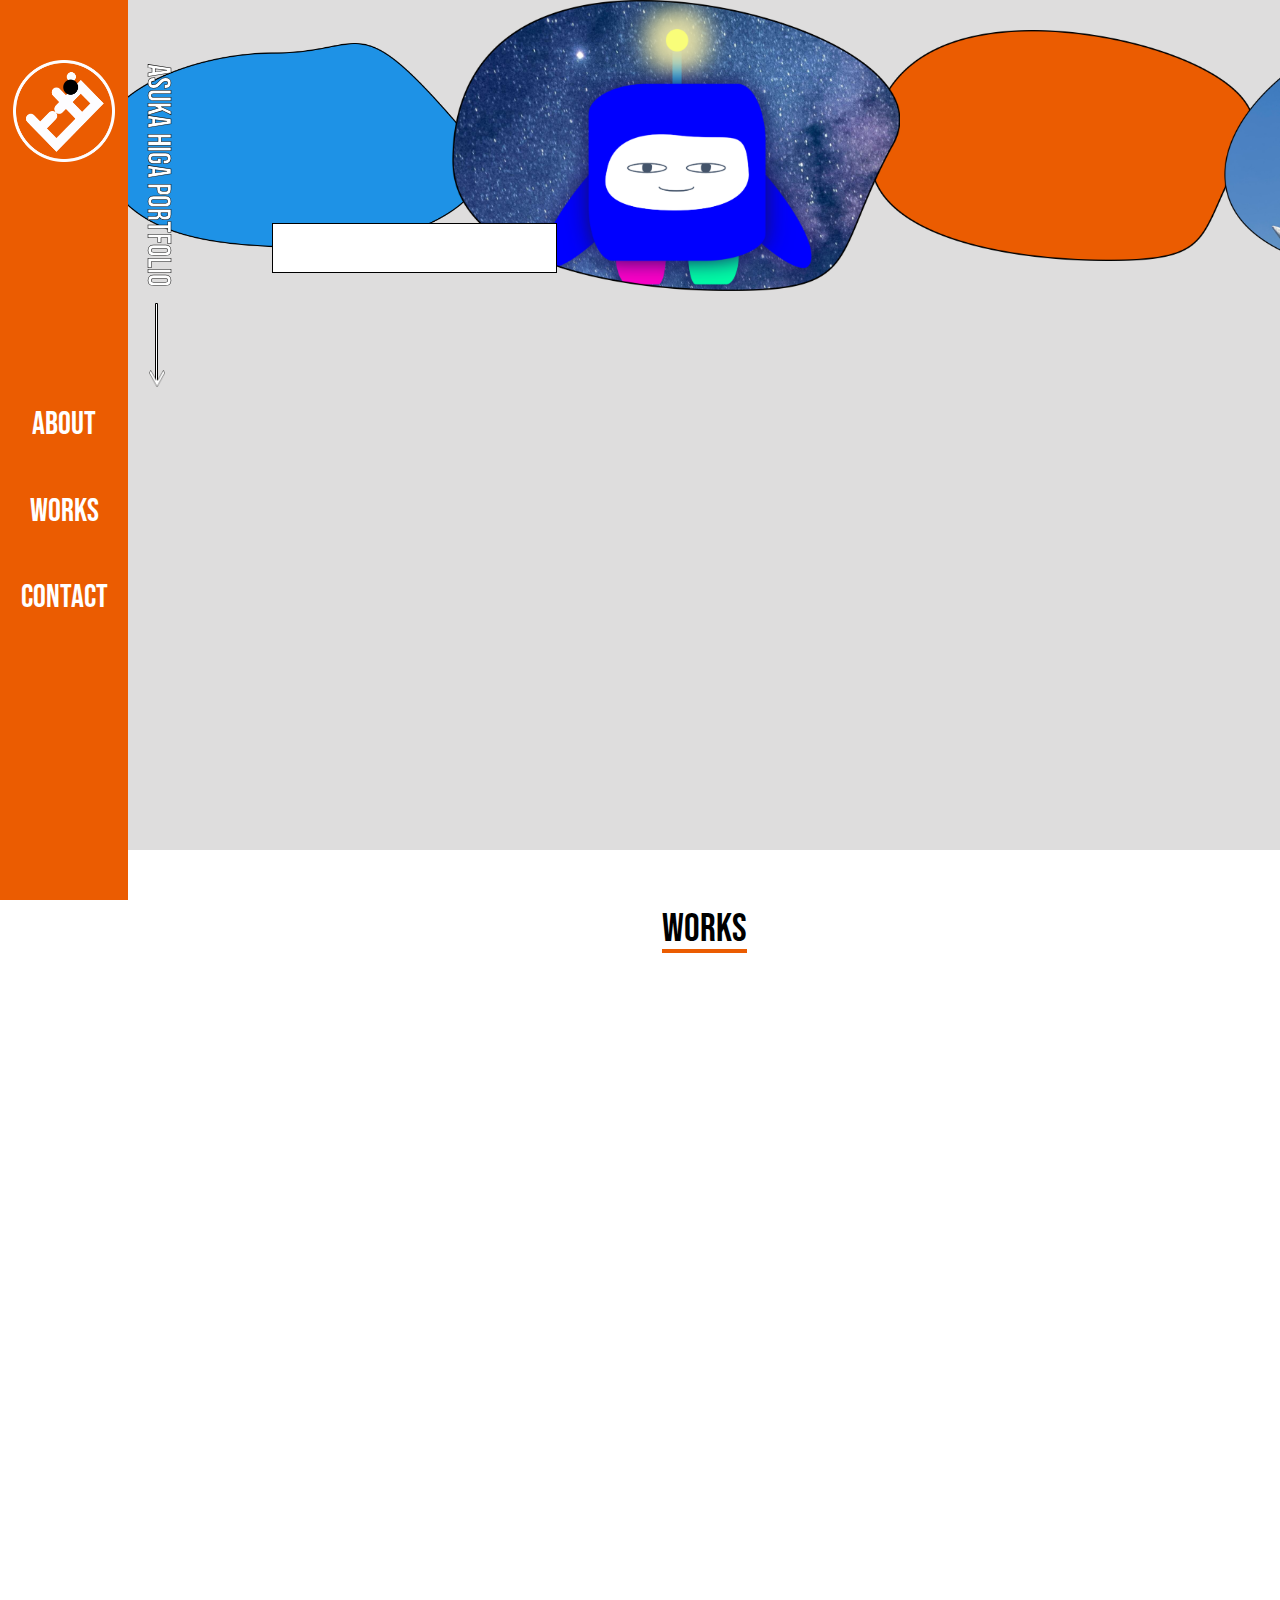
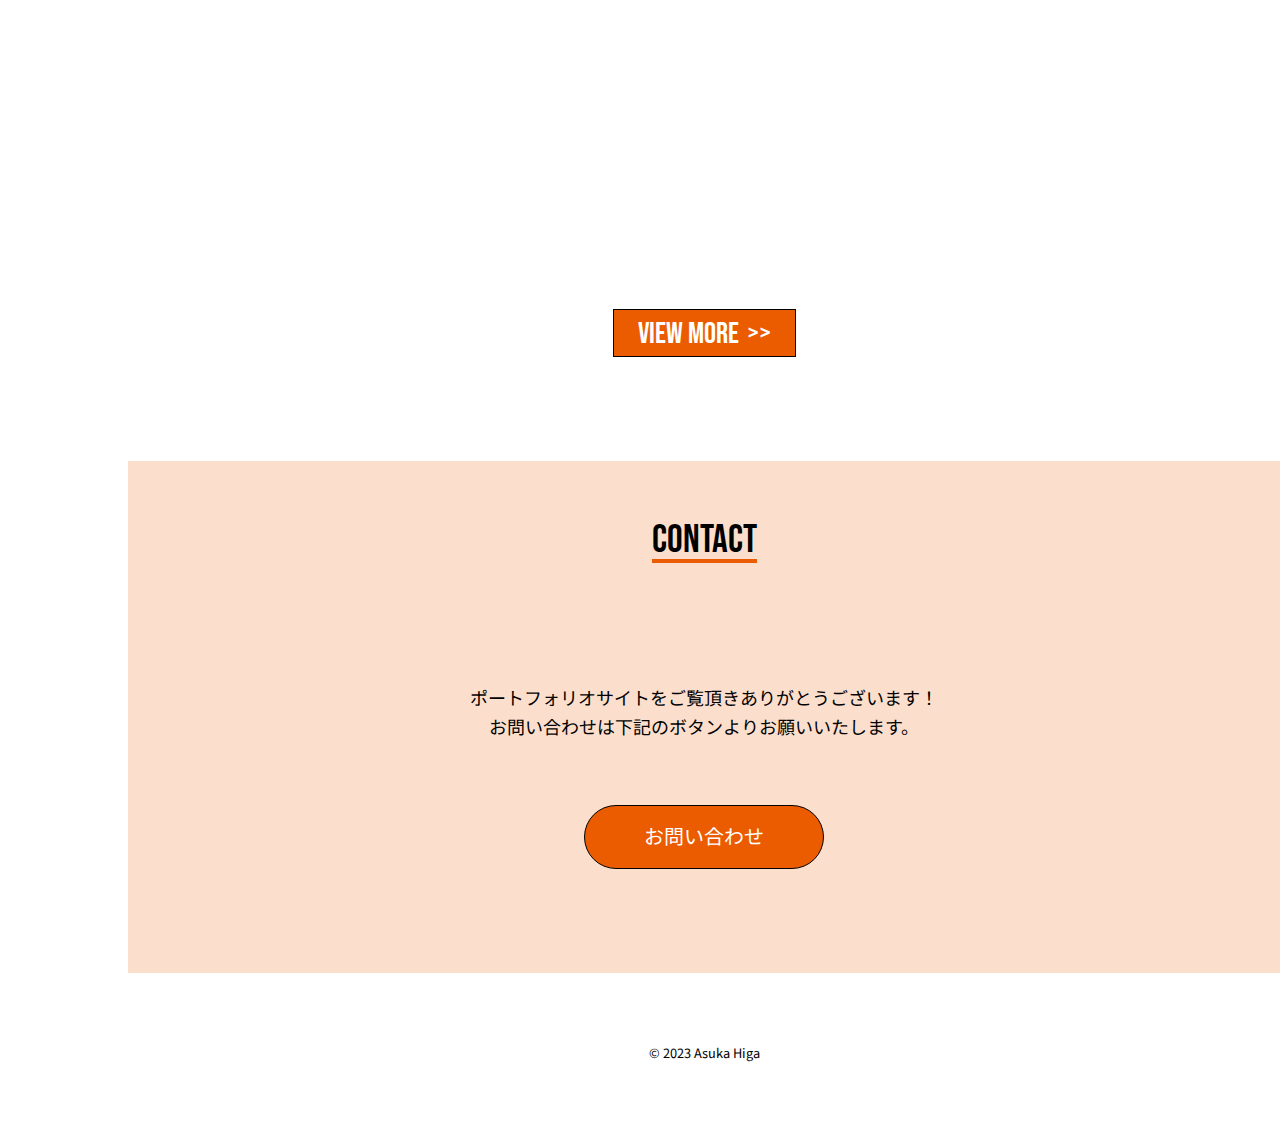
<file: index.html>
<!DOCTYPE html>
<html lang="ja">

<head>
  <meta charset="UTF-8">
  <meta name="viewport" content="width=device-width, initial-scale=1.0">
  <title>Asuka Higa Portfolio | TOP</title>
  <meta name="description" content="コーダー・マークアップエンジニア・フロントエンドエンジニアを目指す、比嘉明日香のポートフォリオサイトです。">
  <link rel="stylesheet" href="css/destyle.css">
  <link rel="stylesheet" href="css/style.css">
  <link rel="preconnect" href="https://fonts.googleapis.com">
  <link rel="preconnect" href="https://fonts.gstatic.com" crossorigin>
  <link href="https://fonts.googleapis.com/css2?family=Bebas+Neue&family=Inter&family=Noto+Sans+JP&display=swap"
    rel="stylesheet">
  <script src="js/jquery-3.7.1.min.js"></script>
  <script src="js/jquery.easing.1.3.js"></script>
  <link rel="icon" href="img/favicon.ico">
</head>

<body id="index-page">
  <!-- headerとmainで2カラムを作成するためのdiv -->
  <div class="container_header-main">

    <!-- header -->
    <header class="header font2">
      <div class="container_logo-h1-hamburger-menu">
        <a href="index.html">
          <img src="img/logo.png" alt="サイトのロゴマーク" class="logo">
        </a>
        <!-- h1 画面左端でスクロールに追従 -->
        <div class="container_h1">
          <h1 class="main-title font2">ASUKA HIGA PORTFOLIO</h1>
          <div class="main-arrow"></div>
          <img src="img/arrow.png" alt="矢印の先の画像" class="main-arrow-img">
        </div><!-- /.container_h1 -->
        <div class="hamburger-icon">
          <span class="hamburger-icon-dots1"></span>
          <span class="hamburger-icon-dots2"></span>
        </div>
      </div><!-- /.container_logo-h1-hamburger-menu -->
      <nav class="header-nav">
        <ul class="header-nav-list">
          <li class="header-nav-item"><a href="about.html">ABOUT</a></li>
          <li class="header-nav-item"><a href="works.html">WORKS</a></li>
          <li class="header-nav-item"><a href="contact.html">CONTACT</a></li>
        </ul>
      </nav>
    </header>

    <!-- mainとfooterを内包するdiv -->
    <div class="container_main-footer">

      <!-- main -->
      <main class="main">

        <!-- about section -->
        <section class="about-section">
          <h2 class="about-title h2 font2">ABOUT</h2>

          <div class="container_firstview">
            <div class="firstview-imgs">
              <img src="img/blue.png" alt="装飾1" class="firstview-blue firstview-img">
              <img src="img/firstview1.png" alt="制作したサイトの画像(My Alien Generator)" class="firstview-img1 firstview-img">
              <img src="img/orange.png" alt="装飾2" class="firstview-orange firstview-img">
              <img src="img/firstview2.png" alt="プロフィール写真" class="firstview-img2 firstview-img">
              <img src="img/blue.png" alt="装飾1" class="firstview-blue firstview-img">

              <img src="img/firstview3.png" alt="制作したサイトの画像（エンジニアねこ おこげ）" class="firstview-img3 firstview-img">
            </div>

            <div class="firstview-imgs">
              <img src="img/orange.png" alt="装飾2" class="firstview-orange firstview-img">
              <img src="img/firstview1.png" alt="制作したサイトの画像(My Alien Generator)" class="firstview-img1 firstview-img">
              <img src="img/blue.png" alt="装飾1" class="firstview-blue firstview-img">
              <img src="img/firstview2.png" alt="プロフィール写真" class="firstview-img2 firstview-img">
              <img src="img/orange.png" alt="装飾2" class="firstview-orange firstview-img">
              <img src="img/firstview3.png" alt="制作したサイトの画像（エンジニアねこ おこげ）" class="firstview-img3 firstview-img">
            </div>
          </div>




          <div class="container_about-texts contents">
            <div class="container_name">
              <p class="name_alphabet font2">ASUKA HIGA</p>
              <p class="name_kanji font3">比嘉 明日香</p>
            </div><!-- /.container_name -->
            <div class="container_self-introduction">
              <p class="self-introduction-text1">兵庫県在住、29歳。</p>
              <p class="self-introduction-text2">コーディングを仕事にすることを<br class="br-sp">目指して<br class="br-pc">日々勉強中です。</p>
            </div><!-- /.container_self-introduction -->
            <div class="container_viewmore">
              <a href="about.html">
                <p class="viewmore-text font2">VIEW MORE<span class="viewmore-arrow">&gt;&gt;</span></p>
              </a>
            </div><!-- /.container_viewmore -->
          </div><!-- /.container_about-texts -->
        </section>

        <!-- works section -->
        <section class="works-section section">
          <h2 class="works-title h2 font2">WORKS</h2>
          <div class="container_works-contents contents">

            <div class="works-content">

              <!-- label -->
              <div class="label-container">
                <div class="label-top"></div>
                <div class="label-inner">
                  <div class="label-pole"></div>
                  <div class="labels">
                    <div class="label-design-frame">
                      <p class="label-design-text">design</p>
                    </div>
                    <div class="label-coding-frame">
                      <p class="label-coding-text">coding</p>
                    </div>
                  </div>
                </div><!-- /.label-inner -->
              </div><!-- /.label-contaiiner -->

              <!-- img -->
              <a href="works-detail.html">
                <div class="container_works-content-img">
                  <img src="img/My-Alien-Generator.png" alt="作品１の画像" class="works-content-img">
                </div>
              </a>

              <!-- title -->
              <a href="">
                <p class="works-content-title">My Alien Generater</p>
              </a>
            </div>

            <div class="works-content">

              <!-- label -->
              <div class="label-container">
                <div class="label-top"></div>
                <div class="label-inner">
                  <div class="label-pole"></div>
                  <div class="labels">
                    <div class="label-design-frame">
                      <p class="label-design-text">design</p>
                    </div>
                    <div class="label-coding-frame">
                      <p class="label-coding-text">coding</p>
                    </div>
                  </div>
                </div><!-- /.label-inner -->
              </div><!-- /.label-contaiiner -->


              <!-- img -->
              <a href="works-detail.html">
                <div class="container_works-content-img">
                  <img src="img/My-Alien-Generator.png" alt="作品１の画像" class="works-content-img">
                </div>
              </a>

              <!-- title -->
              <a href="">
                <p class="works-content-title">My Alien Generater</p>
              </a>
            </div>

            <div class="works-content">

              <!-- label -->
              <div class="label-container">
                <div class="label-top"></div>
                <div class="label-inner">
                  <div class="label-pole"></div>
                  <div class="labels">
                    <div class="label-design-frame">
                      <p class="label-design-text">design</p>
                    </div>
                    <div class="label-coding-frame">
                      <p class="label-coding-text">coding</p>
                    </div>
                  </div>
                </div><!-- /.label-inner -->
              </div><!-- /.label-contaiiner -->

              <!-- img -->
              <a href="works-detail.html">
                <div class="container_works-content-img">
                  <img src="img/My-Alien-Generator.png" alt="作品１の画像" class="works-content-img">
                </div>
              </a>

              <!-- title -->
              <a href="">
                <p class="works-content-title">My Alien Generater</p>
              </a>
            </div>

            <div class="works-content">

              <!-- label -->
              <div class="label-container">
                <div class="label-top"></div>
                <div class="label-inner">
                  <div class="label-pole"></div>
                  <div class="labels">
                    <div class="label-design-frame">
                      <p class="label-design-text">design</p>
                    </div>
                    <div class="label-coding-frame">
                      <p class="label-coding-text">coding</p>
                    </div>
                  </div>
                </div><!-- /.label-inner -->
              </div><!-- /.label-contaiiner -->

              <!-- img -->
              <a href="works-detail.html">
                <div class="container_works-content-img">
                  <img src="img/My-Alien-Generator.png" alt="作品１の画像" class="works-content-img">
                </div>
              </a>

              <!-- title -->
              <a href="">
                <p class="works-content-title">My Alien Generater</p>
              </a>
            </div>
          </div>
          <div class="container_viewmore">
            <a href="about.html">
              <p class="viewmore-text font2">VIEW MORE<span class="viewmore-arrow">&gt;&gt;</span></p>
            </a>
          </div><!-- /.container_viewmore -->
        </section>

        <!-- contact section -->
        <section class="contact-section section">
          <h2 class="contact-title h2 font2">CONTACT</h2>
          <p class="contact-text">ポートフォリオサイトをご覧頂き<br class="br-sp">ありがとうございます！</p>
          <p class="contact-text">お問い合わせは下記のボタンより<br class="br-sp">お願いいたします。</p>
          <a href="contact.html">
            <div class="contact-button">
              <p class="contact-button-text">お問い合わせ</p>
            </div>
          </a>

        </section>
      </main>

      <footer class="footer">
        <small>&copy 2023 Asuka Higa</small>
      </footer>
    </div><!-- /.container_main-footer -->
  </div><!-- /.container_header-main -->

  <script src="js/main.js"></script>
</body>

</html>
</file>
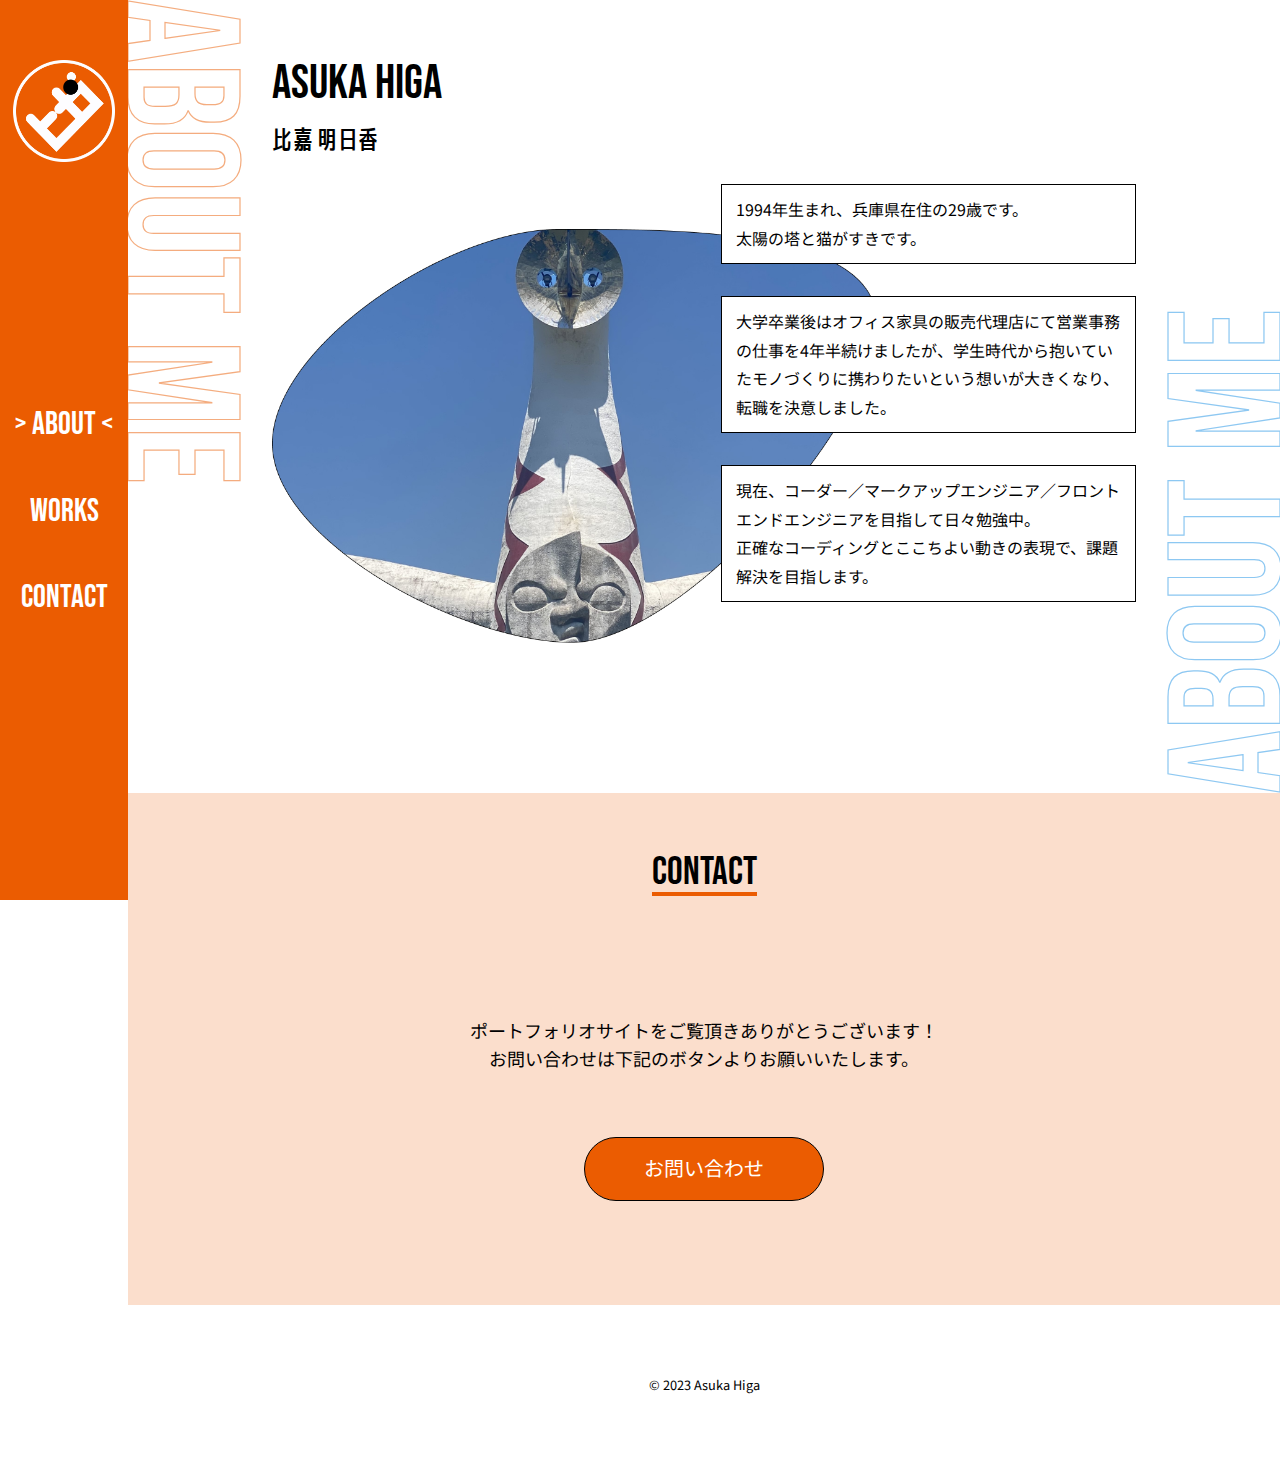
<file: about.html>
<!DOCTYPE html>
<html lang="ja">

<head>
  <meta charset="UTF-8">
  <meta name="viewport" content="width=device-width, initial-scale=1.0">
  <title>Asuka Higa Portfolio | ABOUT</title>
  <meta name="description" content="コーダー・マークアップエンジニア・フロントエンドエンジニアを目指す、比嘉明日香のポートフォリオサイトです。">
  <link rel="stylesheet" href="css/destyle.css">
  <link rel="stylesheet" href="css/style.css">
  <link rel="preconnect" href="https://fonts.googleapis.com">
  <link rel="preconnect" href="https://fonts.gstatic.com" crossorigin>
  <link href="https://fonts.googleapis.com/css2?family=Bebas+Neue&family=Inter&family=Noto+Sans+JP&display=swap"
    rel="stylesheet">
  <script src="js/jquery-3.7.1.min.js"></script>
  <script src="js/jquery.easing.1.3.js"></script>
  <link rel="icon" href="img/favicon.ico">
</head>

<body id="aboutｰpage">
  <!-- headerとmainで2カラムを作成するためのdiv -->
  <div class="container_header-main">

    <!-- header -->
    <header class="header font2">
      <div class="container_logo-h1-hamburger-menu">
        <a href="index.html">
          <img src="img/logo.png" alt="サイトのロゴマーク" class="logo">
        </a>
        <!-- h1 画面左端でスクロールに追従 -->
        <div class="container_h1">
          <h1 class="main-title font2 not-top">ASUKA HIGA PORTFOLIO</h1>
          <!-- <div class="main-arrow"></div>
          <img src="img/arrow.png" alt="矢印の先の画像" class="main-arrow-img"> -->
        </div><!-- /.container_h1 -->
        <div class="hamburger-icon">
          <span class="hamburger-icon-dots1"></span>
          <span class="hamburger-icon-dots2"></span>
        </div>
      </div><!-- /.container_logo-h1-hamburger-menu -->
      <nav class="header-nav">
        <ul class="header-nav-list">
          <li class="header-nav-item open"><a href="about.html">ABOUT</a></li>
          <li class="header-nav-item"><a href="works.html">WORKS</a></li>
          <li class="header-nav-item"><a href="contact.html">CONTACT</a></li>
        </ul>
      </nav>
    </header>

    <!-- mainとfooterを内包するdiv -->
    <div class="container_main-footer">

      <!-- main -->
      <main class="main">

        <!-- about section -->
        <section class="aboutme-section">

          <!-- 装飾 -->
          <div class="container_aboutme-titles">
            <div class="container_aboutme-title-left">
              <h2 class="aboutme-title-left font2 load">ABOUT&nbsp;ME</h2>
            </div>
            <div class="container_aboutme-title-right">
              <h2 class="aboutme-title-right font2 load">ABOUT&nbsp;ME</h2>
            </div>
          </div><!-- /.container_aboutme-titles（装飾） -->

          <!-- コンテンツ -->
          <div class="container_aboutme contents">

            <!-- 名前 -->
            <div class="aboutme-name">
              <p class="aboutme-name_alphabet font2">ASUKA HIGA</p>
              <p class="aboutme-name_kanji font3">比嘉 明日香</p>
            </div>

            <!-- プロフィール画像と自己紹介のコンテナ -->
            <div class="container_profileimg-selfintro">

              <!-- プロフィール画像コンテナ -->
              <div class="container_aboutme-profile-img">
                <img src="img/profile.png" alt="プロフィール写真" class="aboutme-profile-img">
              </div>

              <!-- 自己紹介コンテナ -->
              <div class="container_selfintro">
                <div class="aboutme-self-introduction">
                  <p class="aboutme-self-introduction-text">1994年生まれ、兵庫県在住の29歳です。<br>太陽の塔と猫がすきです。</p>
                </div>
                <div class="aboutme-self-introduction">
                  <p class="aboutme-self-introduction-text">
                    大学卒業後はオフィス家具の販売代理店にて営業事務の仕事を4年半続けましたが、学生時代から抱いていたモノづくりに携わりたいという想いが大きくなり、転職を決意しました。</p>
                </div>
                <div class="aboutme-self-introduction">
                  <p class="aboutme-self-introduction-text">
                    現在、コーダー／マークアップエンジニア／フロントエンドエンジニアを目指して日々勉強中。<br>正確なコーディングとここちよい動きの表現で、課題解決を目指します。</p>
                </div>
              </div><!-- /.container_selfintro -->

            </div><!-- /.container_profileimg-selfintro -->

          </div><!-- /.container_aboutme(コンテンツ) -->

        </section>


        <!-- contact section -->
        <section class="contact-section section">
          <h2 class="contact-title h2 font2">CONTACT</h2>
          <p class="contact-text">ポートフォリオサイトをご覧頂き<br class="br-sp">ありがとうございます！</p>
          <p class="contact-text">お問い合わせは下記のボタンより<br class="br-sp">お願いいたします。</p>
          <a href="contact.html">
            <div class="contact-button">
              <p class="contact-button-text">お問い合わせ</p>
            </div>
          </a>
        </section>

      </main>

      <footer class="footer">
        <small>&copy 2023 Asuka Higa</small>
      </footer>
    </div><!-- /.container_main-footer -->
  </div><!-- /.container_header-main -->

  <script src="js/main.js"></script>
</body>

</html>
</file>
<file: css/style.css>
@charset "UTF-8";
/* --------------------
        colors
-------------------- */
/* --------------------
        @media
-------------------- */
/* --------------------
        fonts
-------------------- */
html {
  font-size: 100%;
}

/* 基本のフォント */
body {
  font-family: "Noto Sans JP", sans-serif;
  font-size: 1.125rem;
  line-height: 1.8rem;
}
@media screen and (max-width: 767px) {
  body {
    font-size: 1rem;
  }
}

/* 見出しなど用 */
/* font2の上下余白を調整 */
.font2:not(.header-nav-item) {
  font-family: "Bebas Neue", sans-serif;
  line-height: 1.3;
}
.font2:not(.header-nav-item)::before, .font2:not(.header-nav-item)::after {
  content: "";
  display: block;
  height: 0;
  width: 0;
}
.font2:not(.header-nav-item)::before {
  margin-bottom: calc(-0.2375em + 0px);
}
.font2:not(.header-nav-item)::after {
  margin-top: calc(-0.33125em + 0px);
}

/* 名前の漢字用 */
.font3 {
  /* フォントの上下余白を調整 */
  font-family: "Senobi-Gothic", sans-serif;
  font-size: 1.6rem;
  letter-spacing: -0.2em;
  line-height: 1.3;
}
@font-face {
  font-family: "Senobi-Gothic";
  src: url(/font/Senobi-Gothic-Medium.ttf) format("truetype");
}
.font3::before, .font3::after {
  content: "";
  display: block;
  height: 0;
  width: 0;
}
.font3::before {
  margin-bottom: calc(-0.20625em + 0px);
}
.font3::after {
  margin-top: calc(-0.1671875em + 0px);
}
@media screen and (max-width: 767px) {
  .font3 {
    font-size: 1.6rem;
  }
}

/* スキルの見出し用 */
.font4 {
  font-family: "Inter", sans-serif;
  font-size: 1.8125rem;
}
@media screen and (max-width: 767px) {
  .font4 {
    font-size: 1rem;
  }
}

/* --------------------
        z-index
-------------------- */
/* 共通 */
/* TOP */
/* ABOUT */
/* --------------------
      全体で共通
-------------------- */
a {
  cursor: pointer;
}

section {
  padding: 64px 0 104px 0;
}
@media screen and (max-width: 767px) {
  section {
    padding: 72px 16px;
  }
}

.contents {
  width: 75%;
  height: -moz-fit-content;
  height: fit-content;
  margin: 0 auto;
}
@media screen and (max-width: 767px) {
  .contents {
    width: 100%;
  }
}

.h2 {
  width: -moz-fit-content;
  width: fit-content;
  font-size: 2.4375rem;
  border-bottom: 4px solid #EB5C01;
  margin: 0 auto 120px;
  padding: 0 0 6px 0;
}
@media screen and (max-width: 767px) {
  .h2 {
    font-size: 2rem;
    margin: 0 auto 56px;
    padding: 0 0 4px 0;
  }
}

/* 改行 */
.br-pc {
  display: inline;
}
@media screen and (max-width: 767px) {
  .br-pc {
    display: none;
  }
}

.br-sp {
  display: none;
}
@media screen and (max-width: 767px) {
  .br-sp {
    display: inline;
  }
}

/* -------------------
        body
------------------- */
.container_header-main {
  display: flex;
  animation: fadeIn 0.5s forwards;
  scroll-behavior: smooth;
  /* ページ遷移時にふわっと表示する */
}
@keyframes fadeIn {
  0% {
    opacity: 0;
  }
  100% {
    opacity: 1;
  }
}
@media screen and (max-width: 767px) {
  .container_header-main {
    display: block;
  }
}

/* -------------------
        header
------------------- */
.header {
  background-color: #EB5C01;
  width: 10%;
  max-width: 192px;
  height: 100vh;
  display: flex;
  flex-direction: column;
  position: sticky;
  top: 0;
  padding-top: 64px;
  position: sticky;
  z-index: 100;
  /* logo・h1・hamburger-menuのコンテナ */
  /* ロゴ画像 */
  /* h1・矢印のコンテナ */
  /* h1 */
  /* 矢印 */
  /* 矢印の先の部分　画像 */
  /* ハンバーガーメニューのアイコン */
  /* ナビゲーション */
  /* 子ページを開いている時のマーク */
}
@media screen and (max-width: 767px) {
  .header {
    width: 100%;
    max-width: none;
    height: 80px;
    flex-direction: row;
    align-items: center;
    justify-content: space-between;
    padding: 0;
  }
}
.header .container_logo-h1-hamburger-menu {
  background-color: #EB5C01;
  justify-content: space-between;
  align-items: center;
  z-index: 90;
}
@media screen and (max-width: 767px) {
  .header .container_logo-h1-hamburger-menu {
    display: flex;
    width: 100%;
    padding: 16px;
  }
}
.header .logo {
  display: block;
  margin: 0 auto;
  width: 80%;
  max-width: 128px;
}
@media screen and (max-width: 767px) {
  .header .logo {
    width: 48px;
    max-width: none;
  }
}
.header .container_h1 {
  width: -moz-fit-content;
  width: fit-content;
  height: -moz-fit-content;
  height: fit-content;
  display: flex;
  flex-direction: column;
  align-items: center;
  padding: 0 8px;
  position: absolute;
  top: 64px;
  left: 100%;
}
@media screen and (max-width: 767px) {
  .header .container_h1 {
    position: initial;
    padding: 4px;
    border-top: solid 1px #fff;
    border-bottom: solid 1px #fff;
  }
}
.header .main-title {
  color: #fff;
  font-size: 2rem;
  writing-mode: vertical-rl;
  margin: 0 0 16px 0;
  -webkit-text-stroke: 0.5px #000;
  /* topページ以外のPC版では表示しない */
}
@media screen and (max-width: 767px) {
  .header .main-title {
    font-size: 1.5rem;
    writing-mode: horizontal-tb;
    margin: 0;
    padding-inline: 8px;
    -webkit-text-stroke: 0;
  }
}
.header .main-title.not-top {
  display: none;
}
@media screen and (max-width: 767px) {
  .header .main-title.not-top {
    display: block;
  }
}
.header .main-arrow {
  background-color: #fff;
  width: 3px;
  height: 80px;
  position: relative;
  border: 0.5px solid #000;
  border-radius: 0 0 4px 4px;
  transition: all 1s linear(0, 0.25, 0.5, 0.75, 1, 0.9, 0.95, 1);
}
.header .main-arrow.load {
  height: calc(100vh - 337px);
}
@media screen and (max-width: 960px) {
  .header .main-arrow.load {
    height: 513px;
  }
}
@media screen and (max-width: 767px) {
  .header .main-arrow {
    display: none;
  }
}
.header .main-arrow-img {
  display: block;
  width: 16px;
  position: relative;
  top: -13px;
}
@media screen and (max-width: 767px) {
  .header .main-arrow-img {
    display: none;
  }
}
.header .hamburger-icon {
  display: none;
}
@media screen and (max-width: 767px) {
  .header .hamburger-icon {
    width: 30px;
    height: 30px;
    display: flex;
    align-items: center;
    justify-content: center;
    cursor: pointer;
  }
}
.header .hamburger-icon-dots1,
.header .hamburger-icon-dots2 {
  display: block;
  background-color: #fff;
  width: 6px;
  height: 6px;
  border-radius: 50%;
  position: absolute;
  transition: transform 0.4s ease;
  transform-origin: center;
}
.header .hamburger-icon-dots1::before,
.header .hamburger-icon-dots2::before {
  content: "";
  display: block;
  background-color: #fff;
  width: 6px;
  height: 6px;
  border-radius: 50%;
  position: absolute;
  margin-top: -12px;
}
.header .hamburger-icon-dots1::after,
.header .hamburger-icon-dots2::after {
  content: "";
  display: block;
  background-color: #fff;
  width: 6px;
  height: 6px;
  border-radius: 50%;
  position: absolute;
  margin-top: 12px;
}
.header .hamburger-icon-dots1.active {
  transform: rotate(225deg);
}
.header .hamburger-icon-dots2.active {
  transform: rotate(-225deg);
}
.header .header-nav {
  flex-grow: 1;
  display: flex;
  align-items: center;
  justify-content: center;
  transition: transform 0.4s ease;
  z-index: 80;
}
@media screen and (max-width: 767px) {
  .header .header-nav {
    width: 100%;
    height: 48px;
    justify-content: space-between;
    position: absolute;
    top: -48px;
    left: 0;
    border-top: solid 1px #fff;
    border-bottom: solid 1px #fff;
    background-color: #EB5C01;
  }
  .header .header-nav.open {
    transform: translateY(128px);
  }
}
@media screen and (max-width: 767px) {
  .header .header-nav-list {
    width: 100%;
    display: flex;
  }
}
.header .header-nav-item {
  font-size: max(2.5vw, 1.4rem);
  color: #fff;
  text-align: center;
  margin-bottom: 5vh;
}
@media screen and (max-width: 767px) {
  .header .header-nav-item {
    font-size: 1.5rem;
    height: 48px;
    width: 33%;
    display: flex;
    margin: 0 auto;
    align-items: center;
    justify-content: center;
  }
  .header .header-nav-item:not(:last-child) {
    border-right: solid 1px #fff;
  }
}
.header .header-nav-item.open::before {
  content: "> ";
}
.header .header-nav-item.open::after {
  content: " <";
}

/* --------------------
        main
-------------------- */
.container_main-footer {
  width: 90%;
}
@media screen and (max-width: 767px) {
  .container_main-footer {
    width: 100%;
  }
}

/* --------------------
      about section
-------------------- */
.about-section {
  background-color: #DEDDDD;
  /* ↓viewmoreをposition: absolute;にしたことで下に余白ができているので、基本設定から調整 */
  padding: 64px 0 98px 0;
  position: relative;
  /* ファーストビュー　画像 */
  /* 名前・自己紹介・view more */
  /* 疑似要素を右にずらす　@keyframes */
  /* 名前コンテナ・自己紹介コンテナで共通の内容　@mixin */
  /* 名前コンテナ */
  /* 自己紹介コンテナ */
  /* テキストを表示する@mixin */
  /* 名前コンテナ・自己紹介コンテナ内のテキスト全てに共通 */
  /* 名前　アルファベット表記の設定 */
  /* viewmoreボタン */
}
@media screen and (max-width: 767px) {
  .about-section {
    padding: 24px 0 38px 0;
  }
}
.about-section .container_firstview {
  width: 100%;
  display: flex;
  position: absolute;
  top: 0;
  z-index: 0;
}
.about-section .firstview-imgs {
  display: flex;
}
.about-section .firstview-img {
  margin-left: -30px;
  height: auto;
  -o-object-fit: contain;
     object-fit: contain;
}
.about-section .firstview-img1,
.about-section .firstview-img2,
.about-section .firstview-img3 {
  display: block;
  width: 35vw;
}
.about-section .firstview-orange,
.about-section .firstview-blue {
  width: 30vw;
  z-index: -1;
}
@keyframes path {
  100% {
    offset-distance: 100%;
  }
}
@media screen and (max-width: 767px) {
  .about-section .container_about-texts {
    width: 100%;
    padding: 0 16px;
  }
}
@keyframes display {
  100% {
    transform: translateX(100%);
  }
}
.about-section .container_name {
  background-color: #fff;
  width: 0;
  border: 1px solid #000;
  overflow: hidden;
  position: relative;
  opacity: 0;
  /* 右にずらす疑似要素 */
  height: 50px;
  display: flex;
  margin-bottom: 320px;
  transition: all 0.6s ease-in-out;
}
.about-section .container_name.load {
  opacity: 1;
  padding: 12px 24px;
}
@media screen and (max-width: 767px) {
  .about-section .container_name.load {
    padding: 12px 20px;
  }
}
.about-section .container_name::before {
  content: "";
  background: #fff;
  position: absolute;
  top: 0;
  right: 0;
  bottom: 0;
  left: 0;
  pointer-events: none;
  z-index: 1;
}
@media screen and (max-width: 767px) {
  .about-section .container_name {
    display: block;
    height: 87px;
    margin-bottom: 360px;
  }
}
.about-section .container_name.load {
  width: 285px;
}
@media screen and (max-width: 767px) {
  .about-section .container_name.load {
    width: 156px;
  }
}
.about-section .container_name::before {
  animation: display 0.7s cubic-bezier(0.4, 0, 0.2, 1) 0.6s forwards;
}
@media screen and (max-width: 767px) {
  .about-section .container_name::before {
    animation: display 0.7s cubic-bezier(0.4, 0, 0.2, 1) 1.1s forwards;
  }
}
.about-section .container_self-introduction {
  background-color: #fff;
  width: 0;
  border: 1px solid #000;
  overflow: hidden;
  position: relative;
  opacity: 0;
  /* 右にずらす疑似要素 */
  height: 112px;
  margin: 0 0 0 calc(100% - 396px);
  transition: all 0.7s ease-in-out;
}
.about-section .container_self-introduction.load {
  opacity: 1;
  padding: 12px 24px;
}
@media screen and (max-width: 767px) {
  .about-section .container_self-introduction.load {
    padding: 12px 20px;
  }
}
.about-section .container_self-introduction::before {
  content: "";
  background: #fff;
  position: absolute;
  top: 0;
  right: 0;
  bottom: 0;
  left: 0;
  pointer-events: none;
  z-index: 1;
}
@media screen and (max-width: 767px) {
  .about-section .container_self-introduction {
    height: 98px;
    margin: 0 0 40px calc(100% - 282px);
  }
}
.about-section .container_self-introduction.load {
  width: 396px;
}
@media screen and (max-width: 767px) {
  .about-section .container_self-introduction.load {
    width: 282px;
    line-height: 1.5rem;
  }
}
.about-section .container_self-introduction::before {
  animation: display 0.7s cubic-bezier(0.4, 0, 0.2, 1) 1.8s forwards;
}
@media screen and (max-width: 767px) {
  .about-section .container_self-introduction::before {
    animation: display 0.7s cubic-bezier(0.4, 0, 0.2, 1) 2.3s forwards;
  }
}
.about-section .name_alphabet,
.about-section .name_kanji,
.about-section .self-introduction-text1,
.about-section .self-introduction-text2 {
  display: none;
}
.about-section .name_alphabet.load,
.about-section .name_kanji.load,
.about-section .self-introduction-text1.load,
.about-section .self-introduction-text2.load {
  display: block;
}
.about-section .name_alphabet {
  font-size: 2rem;
  margin: 0 16px 0 0;
}
@media screen and (max-width: 767px) {
  .about-section .name_alphabet {
    margin: 0 0 8px 0;
  }
}
.about-section .container_viewmore {
  background-color: #EB5C01;
  color: #fff;
  font-size: 1.875rem;
  width: -moz-fit-content;
  width: fit-content;
  border: 1px solid #000;
  margin: 0 0 0 auto;
  padding: 12px 24px;
  transform: translate(-24px, -30px);
  opacity: 0;
  animation: opacity-fuwa 0.8s forwards 2.5s;
}
@keyframes opacity-fuwa {
  100% {
    opacity: 1;
  }
}
@media screen and (max-width: 767px) {
  .about-section .container_viewmore {
    font-size: 1.5rem;
    transform: none;
    margin: 0 auto;
  }
}
.about-section .viewmore-text {
  height: -moz-fit-content;
  height: fit-content;
}
.about-section .viewmore-text:hover .viewmore-arrow {
  animation: viewmore-arrow 0.4s infinite alternate;
}
@keyframes viewmore-arrow {
  100% {
    transform: translateX(8px);
  }
}
.about-section .viewmore-arrow {
  display: inline-block;
  margin: 0 0 0 8px;
}

/* --------------------
    works section
-------------------- */
.works-section {
  /* 作業内容のラベル */
  /* img */
}
.works-section .container_works-contents {
  display: flex;
  flex-wrap: wrap;
  justify-content: space-between;
  margin: 0 auto 48px;
}
@media screen and (max-width: 767px) {
  .works-section .container_works-contents {
    display: block;
  }
}
.works-section .works-content {
  width: 48%;
  height: -moz-fit-content;
  height: fit-content;
  margin: 0 0 80px 0;
  opacity: 0;
  transform: scale(0);
  transition: all 0.7s ease;
  /* スクロールされた時に表示 */
}
@media screen and (max-width: 767px) {
  .works-section .works-content {
    width: 100%;
  }
}
.works-section .works-content.on {
  opacity: 1;
  transform: scale(1);
}
.works-section .label-container {
  pointer-events: none;
  width: 30%;
  height: -moz-fit-content;
  height: fit-content;
  margin-left: auto;
  position: absolute;
  top: 16px;
  right: -8px;
  z-index: 1;
}
@media screen and (max-width: 767px) {
  .works-section .label-container {
    width: 25%;
    position: initial;
  }
}
.works-section .label-top {
  display: none;
}
@media screen and (max-width: 767px) {
  .works-section .label-top {
    display: block;
    width: 8px;
    height: 8px;
    border: 1px solid #000;
    border-radius: 50%;
    background-color: #DEDDDD;
  }
}
.works-section .label-inner {
  flex-grow: 1;
  display: flex;
  justify-content: flex-end;
}
@media screen and (max-width: 767px) {
  .works-section .label-inner {
    margin: 0 0 0 2px;
  }
}
.works-section .label-pole {
  display: none;
}
@media screen and (max-width: 767px) {
  .works-section .label-pole {
    display: block;
    width: 4px;
    border-inline: 1px solid #000;
  }
}
.works-section .labels {
  flex-grow: 1;
  opacity: 0;
  transition: opacity 1s ease;
}
.works-section .labels:last-child {
  margin-bottom: 12px;
}
.works-section .labels.on {
  opacity: 1;
}
@media screen and (max-width: 767px) {
  .works-section .labels {
    transform: translateY(120px);
    opacity: 1;
    transition: transform 0.3s ease;
  }
  .works-section .labels.on {
    transform: translateY(0);
  }
}
.works-section .label-design-frame,
.works-section .label-coding-frame {
  box-shadow: 0 0 4px 1px #adadad;
  height: 28px;
  margin-bottom: 8px;
  border: 1px solid #000;
  background-color: #fff;
}
@media screen and (max-width: 767px) {
  .works-section .label-design-frame,
  .works-section .label-coding-frame {
    border-left: none;
    margin-bottom: 4px;
    box-shadow: none;
  }
}
.works-section .label-design-text,
.works-section .label-coding-text {
  width: 90%;
  height: 100%;
  line-height: 100%;
  padding-top: 4px;
  margin-left: auto;
  font-size: 0.9375rem;
  text-align: center;
  color: #fff;
}
@media screen and (max-width: 767px) {
  .works-section .label-design-text,
  .works-section .label-coding-text {
    width: 100%;
  }
}
.works-section .label-design-text {
  background-color: #1E92E6;
}
.works-section .label-coding-text {
  background-color: #EB5C01;
}
.works-section .container_works-content-img {
  border: 1px solid #000;
  margin: 0 0 8px 0;
  overflow: hidden;
  position: relative;
}
.works-section .works-content-img {
  width: 100%;
  transition: all 0.5s ease;
}
.works-section .works-content-img:hover {
  transform: scale(1.1, 1.1);
  transform-origin: center;
}
.works-section .works-content-title {
  text-align: center;
}
.works-section .works-content-title:hover {
  opacity: 0.5;
}
.works-section .container_viewmore {
  background-color: #EB5C01;
  color: #fff;
  font-size: 1.875rem;
  width: -moz-fit-content;
  width: fit-content;
  border: 1px solid #000;
  margin: 0 auto;
  padding: 12px 24px;
}
@media screen and (max-width: 767px) {
  .works-section .container_viewmore {
    font-size: 1.5rem;
  }
}
.works-section .viewmore-text {
  height: -moz-fit-content;
  height: fit-content;
}
.works-section .viewmore-text:hover .viewmore-arrow {
  animation: viewmore-arrow 0.4s infinite alternate;
}
@keyframes viewmore-arrow {
  100% {
    transform: translateX(8px);
  }
}
.works-section .viewmore-arrow {
  display: inline-block;
  margin: 0 0 0 8px;
}

/* --------------------
    contact section
-------------------- */
.contact-section {
  background-color: #FBDECC;
}
.contact-section .contact-text {
  width: -moz-fit-content;
  width: fit-content;
  text-align: center;
}
.contact-section .contact-text:first-of-type {
  margin: 0 auto;
}
@media screen and (max-width: 767px) {
  .contact-section .contact-text:first-of-type {
    margin: 0 auto 1rem;
  }
}
.contact-section .contact-text:last-of-type {
  margin: 0 auto 64px;
}
@media screen and (max-width: 767px) {
  .contact-section .contact-text:last-of-type {
    margin: 0 auto 48px;
  }
}
.contact-section .contact-button {
  background-color: #EB5C01;
  color: #fff;
  width: 240px;
  height: 64px;
  margin: 0 auto;
  border: 1px solid #000;
  border-radius: 80px;
  transition: all 0.2s ease;
  cursor: pointer;
}
.contact-section .contact-button:hover {
  background-color: #fff;
  color: #EB5C01;
}
@media screen and (max-width: 767px) {
  .contact-section .contact-button {
    width: 172px;
    height: 56px;
  }
}
.contact-section .contact-button-text {
  font-size: 1.25rem;
  text-align: center;
  line-height: 60px;
}
@media screen and (max-width: 767px) {
  .contact-section .contact-button-text {
    font-size: 1.1rem;
    line-height: 52px;
  }
}

/* --------------------
        footer
-------------------- */
.footer {
  height: 160px;
}
.footer small {
  font-size: 0.8rem;
  display: block;
  line-height: 160px;
  text-align: center;
}

/* --------------------
      about.html
-------------------- */
.aboutme-section {
  position: relative;
  height: 793px;
  overflow: hidden;
  /* 装飾 */
  /* コンテンツ */
}
@media screen and (max-width: 960px) {
  .aboutme-section {
    height: -moz-fit-content;
    height: fit-content;
  }
}
.aboutme-section .container_aboutme-titles {
  width: 100%;
  height: 793px;
  display: flex;
  position: absolute;
  z-index: -1;
}
.aboutme-section .container_aboutme-title-left,
.aboutme-section .container_aboutme-title-right {
  width: 50%;
  display: flex;
  position: relative;
}
.aboutme-section .container_aboutme-title-left {
  justify-content: left;
}
.aboutme-section .container_aboutme-title-right {
  justify-content: right;
}
.aboutme-section .aboutme-title-left,
.aboutme-section .aboutme-title-right {
  color: #fff;
  position: absolute;
  font-size: 10rem;
  width: -moz-fit-content;
  width: fit-content;
}
.aboutme-section .aboutme-title-left {
  -webkit-text-stroke: 1.2px #EB5C01;
  opacity: 0.5;
  top: -182px;
  transform: rotate(90deg);
  transform-origin: bottom left;
  margin-left: -3px;
}
.aboutme-section .aboutme-title-right {
  -webkit-text-stroke: 1.2px #1E92E6;
  opacity: 0.5;
  bottom: 548px;
  transform: rotate(-90deg);
  transform-origin: bottom right;
  margin-right: -3px;
}
.aboutme-section .container_aboutme {
  z-index: 1;
}
.aboutme-section .aboutme-name {
  margin: 0 0 32px 0;
  width: -moz-fit-content;
  width: fit-content;
}
@media screen and (max-width: 960px) {
  .aboutme-section .aboutme-name {
    margin: 0 auto 32px;
  }
}
.aboutme-section .aboutme-name_alphabet {
  width: -moz-fit-content;
  width: fit-content;
  font-size: 3rem;
  margin: 0 0 24px 0;
}
@media screen and (max-width: 960px) {
  .aboutme-section .aboutme-name_alphabet {
    font-size: 2.5rem;
    margin: 0 0 8px 0;
  }
}
.aboutme-section .aboutme-name_kanji {
  margin-left: -3px;
  width: -moz-fit-content;
  width: fit-content;
}
@media screen and (max-width: 960px) {
  .aboutme-section .aboutme-name_kanji {
    margin: 0 auto;
    transform: translateX(-3px);
  }
}
.aboutme-section .container_profileimg-selfintro {
  width: 100%;
  height: 504px;
  position: relative;
  display: flex;
  align-items: center;
}
@media screen and (max-width: 960px) {
  .aboutme-section .container_profileimg-selfintro {
    height: -moz-fit-content;
    height: fit-content;
    margin: 0;
    display: block;
  }
}
.aboutme-section .aboutme-profile-img {
  display: block;
  width: 70%;
  min-width: 560px;
}
@media screen and (max-width: 960px) {
  .aboutme-section .aboutme-profile-img {
    width: 100%;
    min-width: 0px;
    margin: 0 0 40px 0;
  }
}
.aboutme-section .container_selfintro {
  position: absolute;
  top: 0;
  right: 0;
  width: 48%;
}
@media screen and (max-width: 960px) {
  .aboutme-section .container_selfintro {
    position: initial;
    width: 90%;
    margin: 0 auto;
  }
}
.aboutme-section .aboutme-self-introduction {
  font-size: 1rem;
  margin: 0 0 32px 0;
  padding: 10px 14px;
  border: 1px solid #000;
  background-color: #fff;
}
.aboutme-section .aboutme-self-introduction:last-of-type {
  margin: 0;
}
@media screen and (max-width: 960px) {
  .aboutme-section .aboutme-self-introduction {
    margin: 0;
    padding: 10px 48px;
  }
  .aboutme-section .aboutme-self-introduction:first-of-type {
    border: none;
    border-block: 1px solid #000;
  }
  .aboutme-section .aboutme-self-introduction:not(:first-of-type) {
    border: none;
    border-bottom: 1px solid #000;
  }
}/*# sourceMappingURL=style.css.map */
</file>
<file: css/destyle.css>
/*! destyle.css v4.0.0 | MIT License | https://github.com/nicolas-cusan/destyle.css */

/* Reset box-model and set borders */
/* ============================================ */

*,
::before,
::after {
  box-sizing: border-box;
  border-style: solid;
  border-width: 0;
}

/* Document */
/* ============================================ */

/**
 * 1. Correct the line height in all browsers.
 * 2. Prevent adjustments of font size after orientation changes in iOS.
 * 3. Remove gray overlay on links for iOS.
 */

html {
  line-height: 1.15; /* 1 */
  -webkit-text-size-adjust: 100%; /* 2 */
  -webkit-tap-highlight-color: transparent; /* 3*/
}

/* Sections */
/* ============================================ */

/**
 * Remove the margin in all browsers.
 */

body {
  margin: 0;
}

/**
 * Render the `main` element consistently in IE.
 */

main {
  display: block;
}

/* Vertical rhythm */
/* ============================================ */

p,
table,
blockquote,
address,
pre,
iframe,
form,
figure,
dl {
  margin: 0;
}

/* Headings */
/* ============================================ */

h1,
h2,
h3,
h4,
h5,
h6 {
  font-size: inherit;
  font-weight: inherit;
  margin: 0;
}

/* Lists (enumeration) */
/* ============================================ */

ul,
ol {
  margin: 0;
  padding: 0;
  list-style: none;
}

/* Lists (definition) */
/* ============================================ */

dt {
  font-weight: bold;
}

dd {
  margin-left: 0;
}

/* Grouping content */
/* ============================================ */

/**
 * 1. Add the correct box sizing in Firefox.
 * 2. Show the overflow in Edge and IE.
 */

hr {
  box-sizing: content-box; /* 1 */
  height: 0; /* 1 */
  overflow: visible; /* 2 */
  border-top-width: 1px;
  margin: 0;
  clear: both;
  color: inherit;
}

/**
 * 1. Correct the inheritance and scaling of font size in all browsers.
 * 2. Correct the odd `em` font sizing in all browsers.
 */

pre {
  font-family: monospace, monospace; /* 1 */
  font-size: inherit; /* 2 */
}

address {
  font-style: inherit;
}

/* Text-level semantics */
/* ============================================ */

/**
 * Remove the gray background on active links in IE 10.
 */

a {
  background-color: transparent;
  text-decoration: none;
  color: inherit;
}

/**
 * 1. Remove the bottom border in Chrome 57-
 * 2. Add the correct text decoration in Chrome, Edge, IE, Opera, and Safari.
 */

abbr[title] {
  text-decoration: underline dotted; /* 2 */
}

/**
 * Add the correct font weight in Chrome, Edge, and Safari.
 */

b,
strong {
  font-weight: bolder;
}

/**
 * 1. Correct the inheritance and scaling of font size in all browsers.
 * 2. Correct the odd `em` font sizing in all browsers.
 */

code,
kbd,
samp {
  font-family: monospace, monospace; /* 1 */
  font-size: inherit; /* 2 */
}

/**
 * Add the correct font size in all browsers.
 */

small {
  font-size: 80%;
}

/**
 * Prevent `sub` and `sup` elements from affecting the line height in
 * all browsers.
 */

sub,
sup {
  font-size: 75%;
  line-height: 0;
  position: relative;
  vertical-align: baseline;
}

sub {
  bottom: -0.25em;
}

sup {
  top: -0.5em;
}

/* Replaced content */
/* ============================================ */

/**
 * Prevent vertical alignment issues.
 */

svg,
img,
embed,
object,
iframe {
  vertical-align: bottom;
}

/* Forms */
/* ============================================ */

/**
 * Reset form fields to make them styleable.
 * 1. Make form elements stylable across systems iOS especially.
 * 2. Inherit text-transform from parent.
 */

button,
input,
optgroup,
select,
textarea {
  -webkit-appearance: none; /* 1 */
  appearance: none;
  vertical-align: middle;
  color: inherit;
  font: inherit;
  background: transparent;
  padding: 0;
  margin: 0;
  border-radius: 0;
  text-align: inherit;
  text-transform: inherit; /* 2 */
}

/**
 * Correct cursors for clickable elements.
 */

button,
[type="button"],
[type="reset"],
[type="submit"] {
  cursor: pointer;
}

button:disabled,
[type="button"]:disabled,
[type="reset"]:disabled,
[type="submit"]:disabled {
  cursor: default;
}

/**
 * Improve outlines for Firefox and unify style with input elements & buttons.
 */

:-moz-focusring {
  outline: auto;
}

select:disabled {
  opacity: inherit;
}

/**
 * Remove padding
 */

option {
  padding: 0;
}

/**
 * Reset to invisible
 */

fieldset {
  margin: 0;
  padding: 0;
  min-width: 0;
}

legend {
  padding: 0;
}

/**
 * Add the correct vertical alignment in Chrome, Firefox, and Opera.
 */

progress {
  vertical-align: baseline;
}

/**
 * Remove the default vertical scrollbar in IE 10+.
 */

textarea {
  overflow: auto;
}

/**
 * Correct the cursor style of increment and decrement buttons in Chrome.
 */

[type="number"]::-webkit-inner-spin-button,
[type="number"]::-webkit-outer-spin-button {
  height: auto;
}

/**
 * Correct the outline style in Safari.
 */

[type="search"] {
  outline-offset: -2px; /* 1 */
}

/**
 * Remove the inner padding in Chrome and Safari on macOS.
 */

[type="search"]::-webkit-search-decoration {
  -webkit-appearance: none;
}

/**
 * 1. Correct the inability to style clickable types in iOS and Safari.
 * 2. Fix font inheritance.
 */

::-webkit-file-upload-button {
  -webkit-appearance: button; /* 1 */
  font: inherit; /* 2 */
}

/**
 * Fix appearance for Firefox
 */
[type="number"] {
  -moz-appearance: textfield;
}

/**
 * Clickable labels
 */

label[for] {
  cursor: pointer;
}

/* Interactive */
/* ============================================ */

/*
 * Add the correct display in Edge, IE 10+, and Firefox.
 */

details {
  display: block;
}

/*
 * Add the correct display in all browsers.
 */

summary {
  display: list-item;
}

/*
 * Remove outline for editable content.
 */

[contenteditable]:focus {
  outline: auto;
}

/* Tables */
/* ============================================ */

/**
1. Correct table border color inheritance in all Chrome and Safari.
*/

table {
  border-color: inherit; /* 1 */
  border-collapse: collapse;
}

caption {
  text-align: left;
}

td,
th {
  vertical-align: top;
  padding: 0;
}

th {
  text-align: left;
  font-weight: bold;
}
</file>
